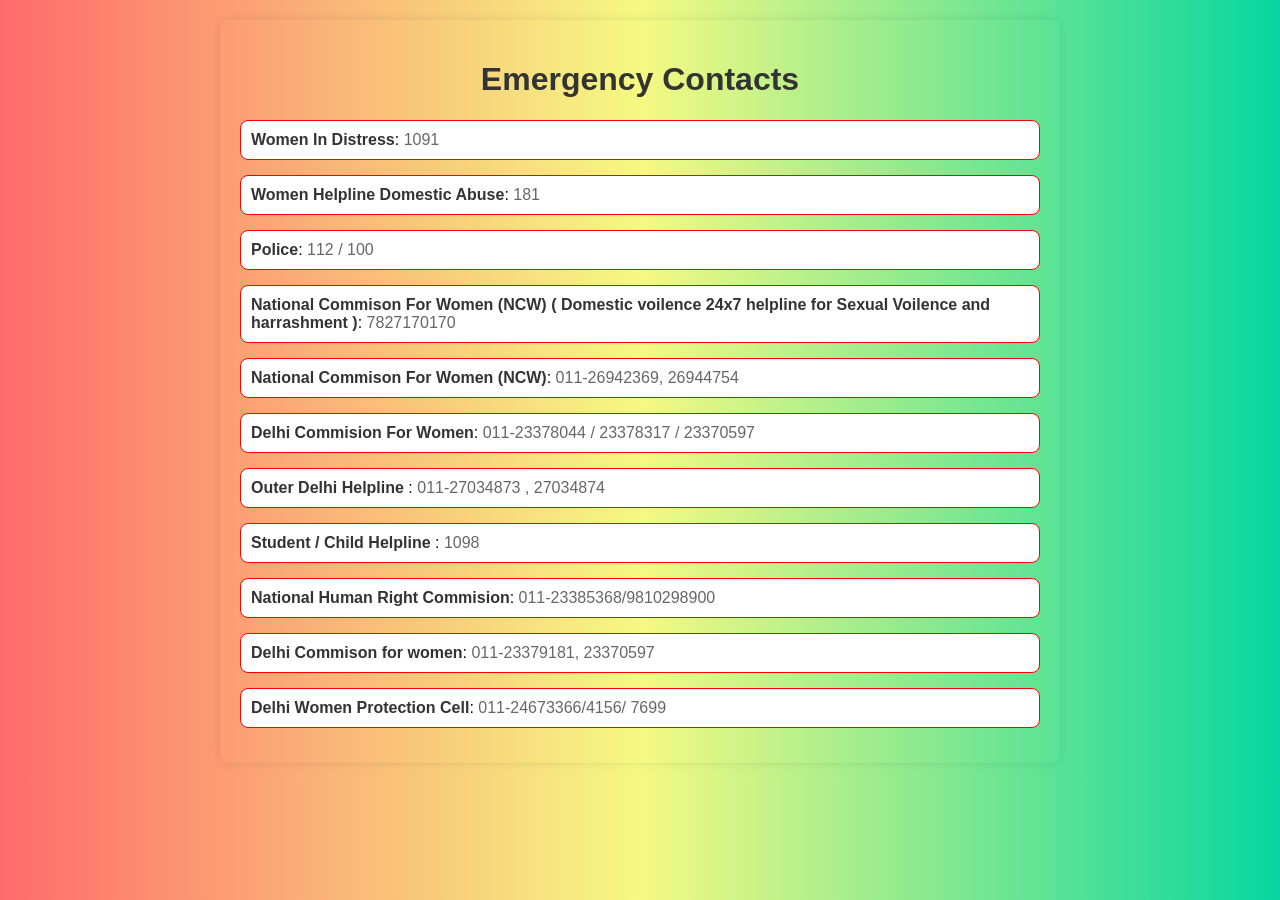
<file: AASHA-main/em_contacts.html>
<!DOCTYPE html>
<html lang="en">
<head>
    <meta charset="UTF-8">
    <meta name="viewport" content="width=device-width, initial-scale=1.0">
    <title>Emergency Contacts</title>
    <style>
        body {
            font-family: Arial, sans-serif;
            margin: 0;
            padding: 0;
            background: linear-gradient(to right, #FF6B6B, #f5f982, #06D6A0);
        }

        .container {
            max-width: 800px;
            margin: 20px auto;
            background: linear-gradient(to right, #f7ffd0);
            padding: 20px;
            border-radius: 8px;
            box-shadow: 0 0 10px rgba(0, 0, 0, 0.1);
        }
        .container .emergency-contact{
            background-color: #ffffff;
        }
        

        h1 {
            text-align: center;
            color: #333;
        }

        .emergency-contact {
            border: 1px solid #ff0000;
            border-radius: 8px;
            padding: 10px;
            margin-bottom: 15px;
        }

        .contact-name {
            font-weight: bold;
            color: #333;
        }

        .contact-number {
            color: #666;
        }
    </style>
</head>
<body>
    <div class="container">
        <h1>Emergency Contacts</h1>
        <div class="emergency-contact">
            <span class="contact-name">Women In Distress</span>: <span class="contact-number">1091</span>
        </div>
        <div class="emergency-contact">
            <span class="contact-name">Women Helpline Domestic Abuse</span>: <span class="contact-number">181</span>
        </div>
        <div class="emergency-contact">
            <span class="contact-name">Police</span>: <span class="contact-number">112 / 100</span>
        </div>
        <div class="emergency-contact">
            <span class="contact-name">National Commison For Women (NCW) ( Domestic voilence 24x7 helpline for Sexual Voilence and harrashment )</span>: <span class="contact-number"> 7827170170 </span>
        </div>
        <div class="emergency-contact">
            <span class="contact-name">National Commison For Women (NCW)</span>: <span class="contact-number">011-26942369, 26944754</span>
        </div>
        <div class="emergency-contact">
            <span class="contact-name">Delhi Commision For Women</span>: <span class="contact-number">011-23378044 / 23378317 / 23370597</span>
        </div>
        <div class="emergency-contact">
            <span class="contact-name">Outer Delhi Helpline </span>: <span class="contact-number">011-27034873 , 27034874</span>
        </div>
        <div class="emergency-contact">
            <span class="contact-name">Student / Child Helpline </span>: <span class="contact-number">1098</span>
        </div>
        <div class="emergency-contact">
            <span class="contact-name">National Human Right Commision</span>: <span class="contact-number">011-23385368/9810298900 </span>
        </div>
        <div class="emergency-contact">
            <span class="contact-name">Delhi Commison for women</span>: <span class="contact-number">011-23379181, 23370597 </span>
        </div>
        <div class="emergency-contact">
            <span class="contact-name">Delhi Women Protection Cell</span>: <span class="contact-number">011-24673366/4156/ 7699</span>
        </div>

        <!-- Add more emergency contacts as needed -->
    </div>
</body>
</html>
</file>
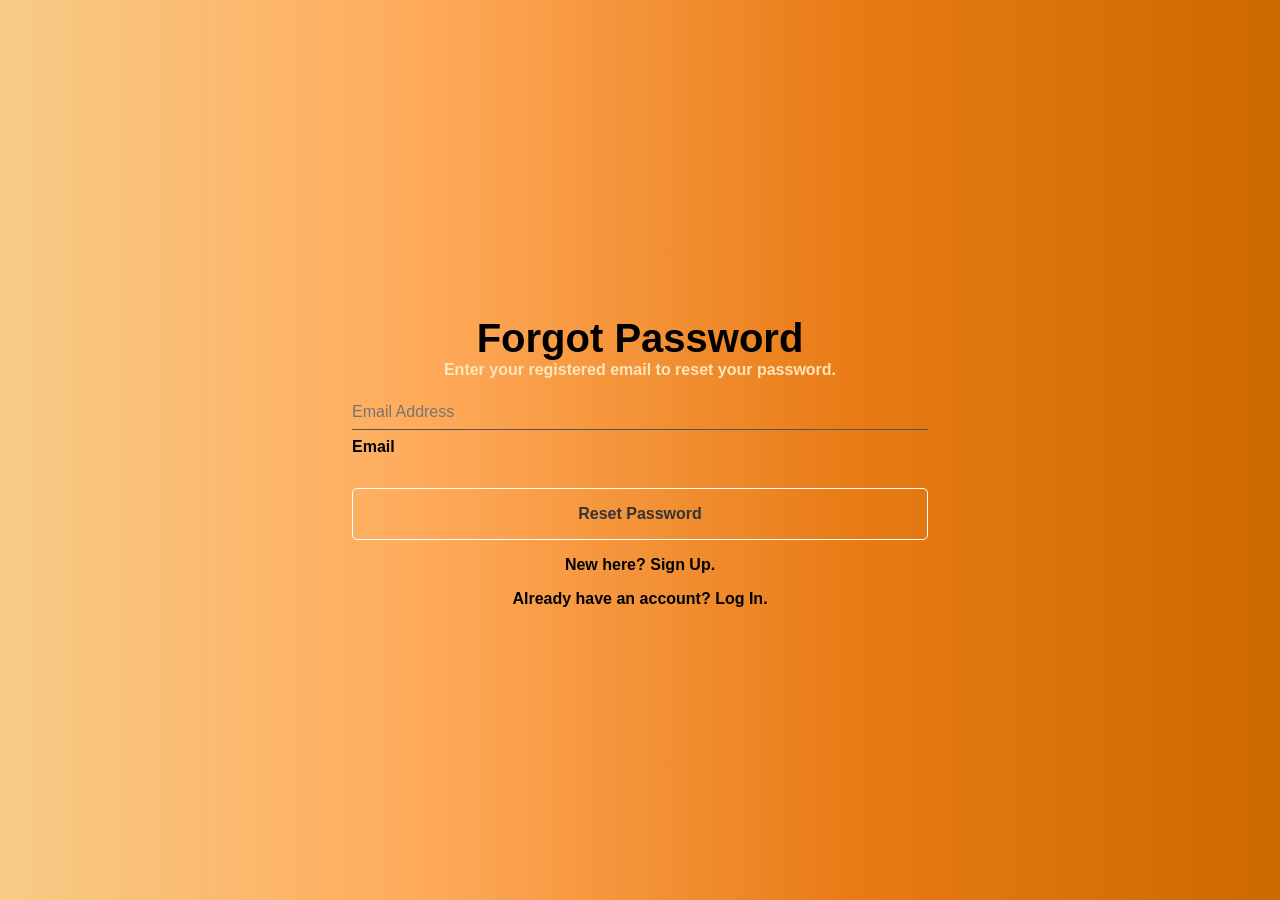
<file: AASHA-main/forgot.html>
<head>
	<meta charset="UTF-8">
	<meta name="viewport" content="width=device-width, initial-scale=1">
    <link rel="stylesheet" href="./login.css">

	<meta name="description" content="Simple Forgot Password Page Using HTML and CSS">
	<meta name="keywords" content="forgot password page, basic html and css">
	<title>HerSOS</title>
</head>
<body>
	<div class="row">
		<h1>Forgot Password</h1>
		<h6 class="information-text">Enter your registered email to reset your password.</h6>
		<div class="form-group">
			<form action="#" class="login">
                <div class="field">
                  <input type="text" placeholder="Email Address" required>
                </div>
			<p><label for="username">Email</label></p>
			<button onclick="showSpinner()">Reset Password</button>
		</div>
		<div class="footer">
			<h5>New here? <a href="login.html">Sign Up.</a></h5>
			<h5>Already have an account? <a href="login.html">Log In.</a></h5>
		</div>
	</div>
</body>
</file>
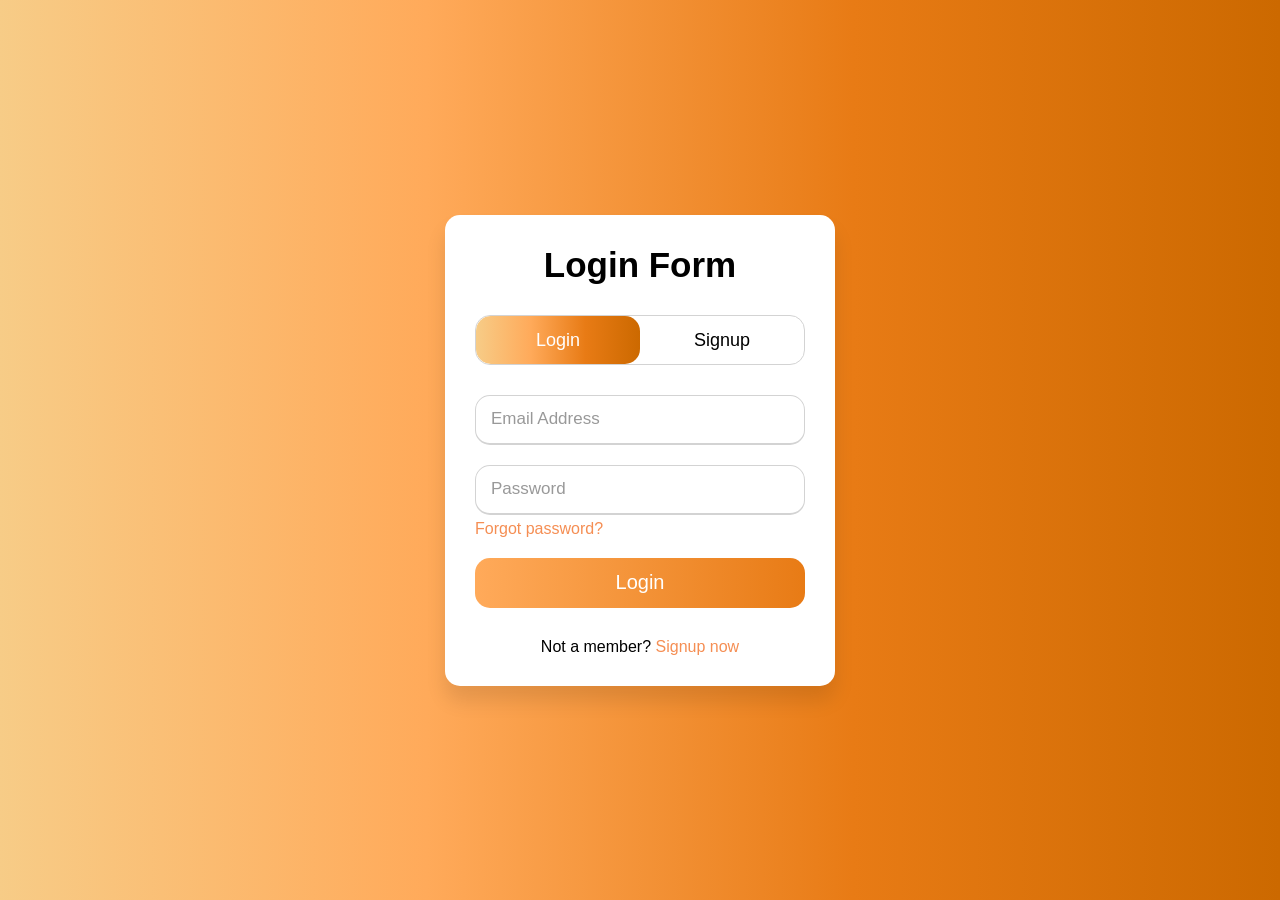
<file: AASHA-main/login.html>
<!DOCTYPE html>
<html lang="en">
<head>
    <meta charset="UTF-8">
    <meta name="viewport" content="width=device-width, initial-scale=1.0">
    <link rel="stylesheet" href="./login.css">
    <title>HerSOS</title>
</head>
<body>
    <div class="wrapper">
        <div class="title-text">
          <div class="title login">Login Form</div>
          <div class="title signup">Signup Form</div>
        </div>
        <div class="form-container">
          <div class="slide-controls">
            <input type="radio" name="slide" id="login" checked>
            <input type="radio" name="slide" id="signup">
            <label for="login" class="slide login">Login</label>
            <label for="signup" class="slide signup">Signup</label>
            <div class="slider-tab"></div>
          </div>
          <div class="form-inner">
            <form id="loginForm" class="login">
              <div class="field">
                <input type="text" name="email" placeholder="Email Address" required>
              </div>
              <div class="field">
                <input type="password" name="password" placeholder="Password" required>
              </div>
              <div class="pass-link"><a href="forgot.html">Forgot password?</a></div>
              <div class="field btn">
                <div class="btn-layer"></div>
                <input type="submit" value="Login">
              </div>
              <div class="signup-link">Not a member? <a href="">Signup now</a></div>
            </form>
            <form action="#" class="signup">
              <div class="field">
                <input type="text" name="email" placeholder="Email Address" required>
              </div>
              <div class="field">
                <input type="password" name="password" placeholder="Password" required>
              </div>
              <div class="field">
                <input type="password" placeholder="Confirm password" required>
              </div>
              <div class="field btn">
                <div class="btn-layer"></div>
                <input type="submit" value="Signup">
              </div>
            </form>
          </div>
        </div>
      </div>

<script type="module" src="./login.js"></script>
</body>
</html>
</file>
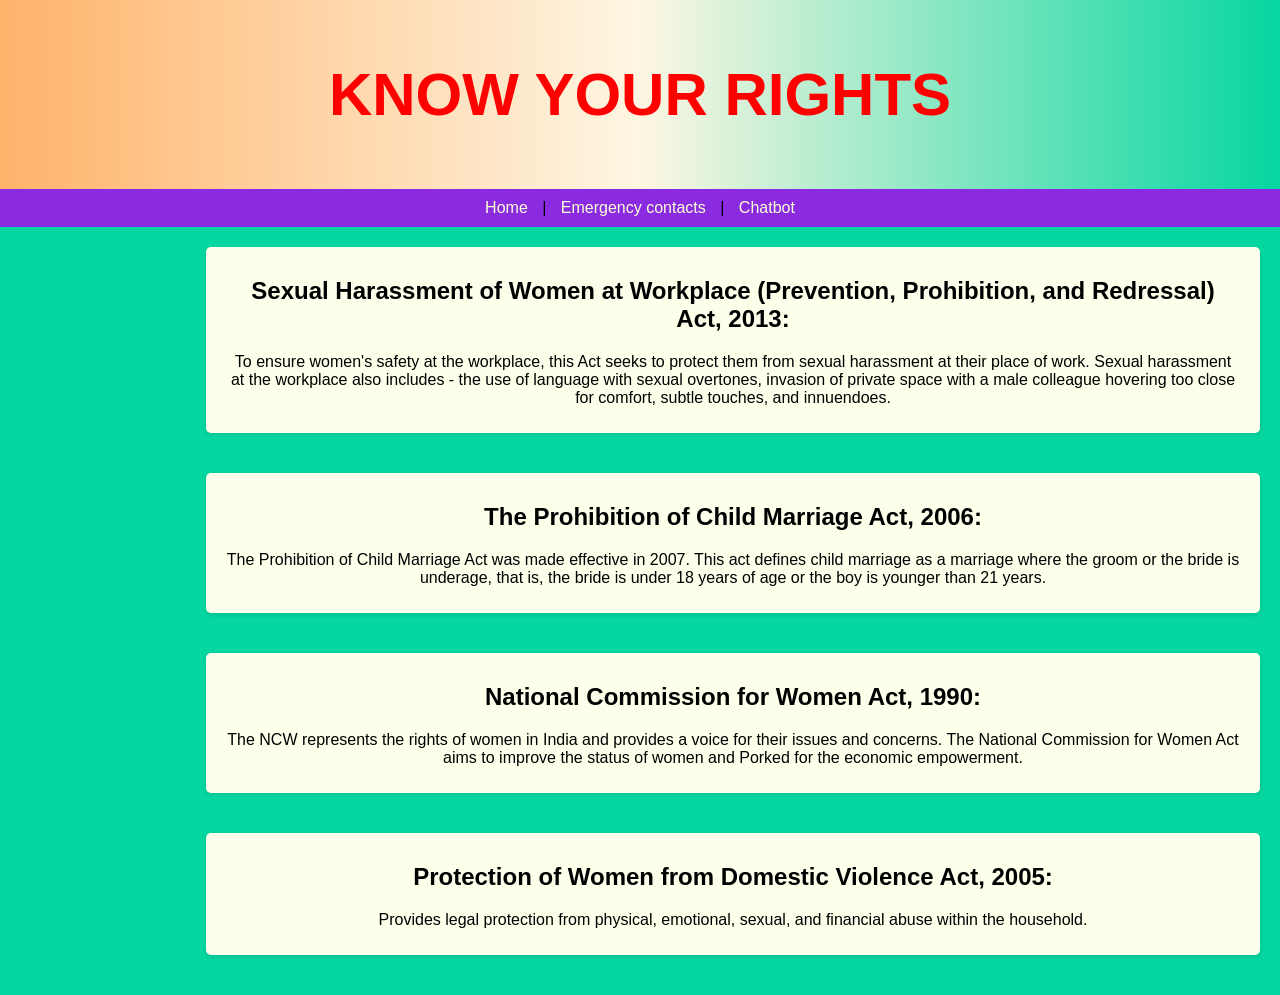
<file: AASHA-main/Rights.html>
<!DOCTYPE html>
<html lang="en">
<head>
<meta charset="UTF-8">
<meta name="viewport" content="width=device-width, initial-scale=1.0">
<title>Colorful Website</title>
<style>
  body {
    font-family: Arial, sans-serif;
    margin: 0;
    padding: 0;
    
   
  }
  header {
    background: linear-gradient(to right, #ffb36b, #fef6e3, #06D6A0); 
    color: rgb(255, 0, 0);
    padding: 20px;
    text-align: center;
    font-size: 30px;
  }
 
  nav {
    background-color: #8A2BE2;
    padding: 10px;
    text-align: center;
  }
  nav a {
    color: rgb(252, 255, 212);
    text-decoration: none;
    padding: 10px;
  }
  section {
    background:  #06D6A0; 
    padding: 20px;
    text-align: center;
    display: grid;
    gap: 20px;
  }
  .container {
    background-color: rgb(254, 255, 235);
    padding: 10px 20px;
    border-radius: 5px;
    box-shadow: 0 2px 4px rgba(0, 0, 0, 0.1);
    margin-bottom: 20px;
    max-width: 1050px; /* Reduced width */
  margin-left: 15%;
  }
  
  footer {
    background-color: #1E90FF;
    color: white;
    padding: 10px;
    text-align: center;
    position: fixed;
    bottom: 0;
    width: 100%;
  }
</style>
</head>
<body>


<header>
  <h1>KNOW YOUR RIGHTS</h1>
</header>

<nav>
  <a href="index.html">Home</a> |
  <a href="em_contacts.html">Emergency contacts</a> |
 <a href="chatbot.html">Chatbot</a>
</nav>

<section>
    
  <div class="container">
    <h2>Sexual Harassment of Women at Workplace (Prevention, Prohibition, and Redressal) Act, 2013:</h2>
    <p>To ensure women's safety at the workplace, this Act seeks to protect them from sexual harassment at their place of work. Sexual harassment at the workplace also includes - the use of language with sexual overtones, invasion of private space with a male colleague hovering too close for comfort, subtle touches, and innuendoes.</p>
  </div>
  <div class="container">
    <h2>The Prohibition of Child Marriage Act, 2006:</h2>
    <p>The Prohibition of Child Marriage Act was made effective in 2007. This act defines child marriage as a marriage where the groom or the bride is underage, that is, the bride is under 18 years of age or the boy is younger than 21 years.</p>
  </div>
  <div class="container">
    <h2>National Commission for Women Act, 1990:</h2>
    <p>The NCW represents the rights of women in India and provides a voice for their issues and concerns. The National Commission for Women Act aims to improve the status of women and Porked for the economic empowerment.</p>
  </div>
  <div class="container">
    <h2>Protection of Women from Domestic Violence Act, 2005:</h2>
    <p>Provides legal protection from physical, emotional, sexual, and financial abuse within the household. </p>
  </div>

</section>


</body>
</html>
</file>
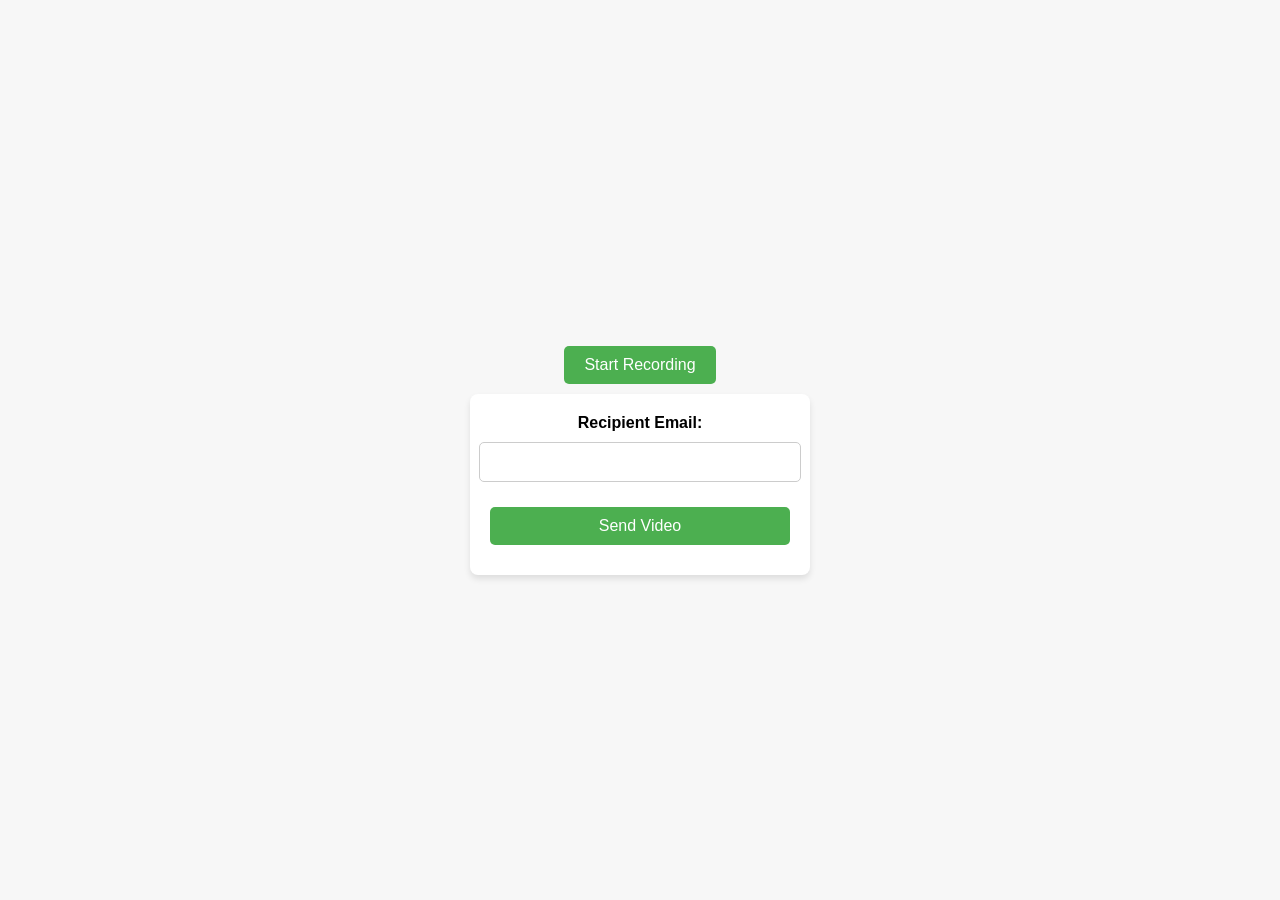
<file: AASHA-main/try.html>
<!-- HTML -->
<!DOCTYPE html>
<html lang="en">
<head>
  <meta charset="UTF-8">
  <meta name="viewport" content="width=device-width, initial-scale=1.0">
  <title>HerSOS</title>
  <link rel="stylesheet" href="try.css">

</head>
<body>
  <button id="startRecordingBtn">Start Recording</button>

  <form id="emailForm">
    <label for="recipientEmail">Recipient Email:</label>
    <input type="email" id="recipientEmail" name="recipientEmail" required>
    <button type="submit">Send Video</button>
  </form>

  <script src="https://cdn.emailjs.com/dist/email.min.js"></script>
  <script src="https://cdn.emailjs.com/dist/email.message.min.js"></script>
  <script src="https://cdn.emailjs.com/dist/email.form.min.js"></script>
  <script src="https://cdn.emailjs.com/dist/email.server.min.js"></script>
  <script src="https://cdn.emailjs.com/dist/email.sendform.min.js"></script>
  <script src="https://cdn.emailjs.com/dist/email.sendform2.min.js"></script>

  <script src="https://cdn.webrtc-experiment.com/RecordRTC.js"></script>
  <script src="script2.js"></script>

  

</body>
</html>
</file>
<file: AASHA-main/login.css>
@import url('https://fonts.googleapis.com/css?family=Poppins:400,500,600,700&display=swap');
*{
  margin: 0;
  padding: 0;
  box-sizing: border-box;
  font-family: "segoe ui", verdana, helvetica, arial, sans-serif;
  font-size: 16px;
  transition: all 500ms ease; }
html,body{
  display: grid;
  height: 100%;
  width: 100%;
  place-items: center;
  background: -webkit-linear-gradient(right,#cc6900,#e87b15,#ffaa5a
  , #f7cc87);
}
::selection{
  background: #f5ba62;
  color: #fff;
}
.wrapper{
  overflow: hidden;
  max-width: 390px;
  background: #fff;
  padding: 30px;
  border-radius: 15px;
  box-shadow: 0px 15px 20px rgba(0,0,0,0.1);
}
.wrapper .title-text{
  display: flex;
  width: 200%;
}
.wrapper .title{
  width: 50%;
  font-size: 35px;
  font-weight: 600;
  text-align: center;
  transition: all 0.6s cubic-bezier(0.68,-0.55,0.265,1.55);
}
.wrapper .slide-controls{
  position: relative;
  display: flex;
  height: 50px;
  width: 100%;
  overflow: hidden;
  margin: 30px 0 10px 0;
  justify-content: space-between;
  border: 1px solid lightgrey;
  border-radius: 15px;
}
.slide-controls .slide{
  height: 100%;
  width: 100%;
  color: #fff;
  font-size: 18px;
  font-weight: 500;
  text-align: center;
  line-height: 48px;
  cursor: pointer;
  z-index: 1;
  transition: all 0.6s ease;
}
.slide-controls label.signup{
  color: #000;
}
.slide-controls .slider-tab{
  position: absolute;
  height: 100%;
  width: 50%;
  left: 0;
  z-index: 0;
  border-radius: 15px;
  background: -webkit-linear-gradient(right,#cc6900,#e87b15,#ffaa5a
  , #f7cc87);
  transition: all 0.6s cubic-bezier(0.68,-0.55,0.265,1.55);
}
input[type="radio"]{
  display: none;
}
#signup:checked ~ .slider-tab{
  left: 50%;
}
#signup:checked ~ label.signup{
  color: #fff;
  cursor: default;
  user-select: none;
}
#signup:checked ~ label.login{
  color: #000;
}
#login:checked ~ label.signup{
  color: #000;
}
#login:checked ~ label.login{
  cursor: default;
  user-select: none;
}
.wrapper .form-container{
  width: 100%;
  overflow: hidden;
}
.form-container .form-inner{
  display: flex;
  width: 200%;
}
.form-container .form-inner form{
  width: 50%;
  transition: all 0.6s cubic-bezier(0.68,-0.55,0.265,1.55);
}
.form-inner form .field{
  height: 50px;
  width: 100%;
  margin-top: 20px;
}
.form-inner form .field input{
  height: 100%;
  width: 100%;
  outline: none;
  padding-left: 15px;
  border-radius: 15px;
  border: 1px solid lightgrey;
  border-bottom-width: 2px;
  font-size: 17px;
  transition: all 0.3s ease;
}
.form-inner form .field input:focus{
  border-color: #fa8b4bc4;
  /* box-shadow: inset 0 0 3px #fb6aae; */
}
.form-inner form .field input::placeholder{
  color: #999;
  transition: all 0.3s ease;
}
form .field input:focus::placeholder{
  color: #f59e6c;
}
.form-inner form .pass-link{
  margin-top: 5px;
}
.form-inner form .signup-link{
  text-align: center;
  margin-top: 30px;
}
.form-inner form .pass-link a,
.form-inner form .signup-link a{
  color: #f58e53;
  text-decoration: none;
}
.form-inner form .pass-link a:hover,
.form-inner form .signup-link a:hover{
  text-decoration: underline;
}
form .btn{
  height: 50px;
  width: 100%;
  border-radius: 15px;
  position: relative;
  overflow: hidden;
}
form .btn .btn-layer{
  height: 100%;
  width: 300%;
  position: absolute;
  left: -100%;
  background: -webkit-linear-gradient(right,#cc6900,#e87b15,#ffaa5a
  , #f7cc87);
  border-radius: 15px;
  transition: all 0.4s ease;;
}
form .btn:hover .btn-layer{
  left: 0;
}
form .btn input[type="submit"]{
  height: 100%;
  width: 100%;
  z-index: 1;
  position: relative;
  background: none;
  border: none;
  color: #fff;
  padding-left: 0;
  border-radius: 15px;
  font-size: 20px;
  font-weight: 500;
  cursor: pointer;
}
body {
  -webkit-font-smoothing: antialiased;
  -moz-osx-font-smoothing: grayscale;
  text-rendering: optimizeLegibility;
  
}

.row {
  background-color: -webkit-linear-gradient(right,#e6851d,#e6851dd6,#f3b778, #f7cc87);
  color: #000000;
  text-align: center;
  padding: 2em 2em 0.5em;
  width: 90%;
  margin: 2em	auto;
  border-radius: 5px; }
  .row h1 {
    font-size: 2.5em; }
  .row .form-group {
    margin: 0.5em 0; }
    .row .form-group label {
      display: block;
      color: #000000;
      text-align: left;
      font-weight: 600; }
    .row .form-group input, .row .form-group button {
      display: block;
      padding: 0.5em 0;
      width: 100%;
      margin-top: 1em;
      margin-bottom: 0.5em;
      background-color: inherit;
      border: none;
      border-bottom: 1px solid #555;
      color: #eee; }
      .row .form-group input:focus, .row .form-group button:focus {
        background-color: #fff;
        color: #000;
        border: none;
        padding: 1em 0.5em; animation: pulse 1s infinite ease;}
    .row .form-group button {
      border: 1px solid #fff;
      border-radius: 5px;
      outline: none;
      -moz-user-select: none;
      user-select: none;
      color: #333;
      font-weight: 800;
      cursor: pointer;
      margin-top: 2em;
      padding: 1em; }
      .row .form-group button:hover, .row .form-group button:focus {
        background-color: #fff; }
      .row .form-group button.is-loading::after {
        animation: spinner 500ms infinite linear;
        content: "";
        position: absolute;
        margin-left: 2em;
        border: 2px solid #000;
        border-radius: 100%;
        border-right-color: transparent;
        border-left-color: transparent;
        height: 1em;
        width: 4%; }
  .row .footer h5 {
    margin-top: 1em; }
  .row .footer p {
    margin-top: 2em; }
    .row .footer p .symbols {
      color: #444; }
  .row .footer a {
    color: inherit;
    text-decoration: none; }

.information-text {
  color: #ffe6bd; }

@media screen and (max-width: 320px) {
  .row {
    padding-left: 1em;
    padding-right: 1em; }
    .row h1 {
      font-size: 1.5em !important; } }
@media screen and (min-width: 900px) {
  .row {
    width: 50%; } }
</file>
<file: AASHA-main/try.css>
/* styles.css */

body {
    font-family: Arial, sans-serif;
    margin: 0;
    padding: 0;
    display: flex;
    flex-direction: column;
    align-items: center;
    justify-content: center;
    min-height: 100vh;
    background-color: #f7f7f7;
  }
  
  button {
    background-color: #4caf50;
    color: white;
    border: none;
    padding: 10px 20px;
    font-size: 16px;
    border-radius: 5px;
    cursor: pointer;
    margin: 10px 0;
    transition: background-color 0.3s ease;
  }
  
  button:hover {
    background-color: #45a049;
  }
  
  form {
    display: flex;
    flex-direction: column;
    align-items: center;
    background: white;
    padding: 20px;
    border-radius: 8px;
    box-shadow: 0px 4px 6px rgba(0, 0, 0, 0.1);
    width: 300px;
  }
  
  label {
    margin-bottom: 10px;
    font-weight: bold;
  }
  
  input[type="email"] {
    padding: 10px;
    width: 100%;
    margin-bottom: 15px;
    border: 1px solid #ccc;
    border-radius: 5px;
    font-size: 16px;
  }
  
  input[type="email"]:focus {
    outline: none;
    border-color: #4caf50;
    box-shadow: 0px 0px 5px rgba(76, 175, 80, 0.5);
  }
  
  button[type="submit"] {
    width: 100%;
  }
  
  #startRecordingBtn {
    margin-top: 20px;
  }
</file>
